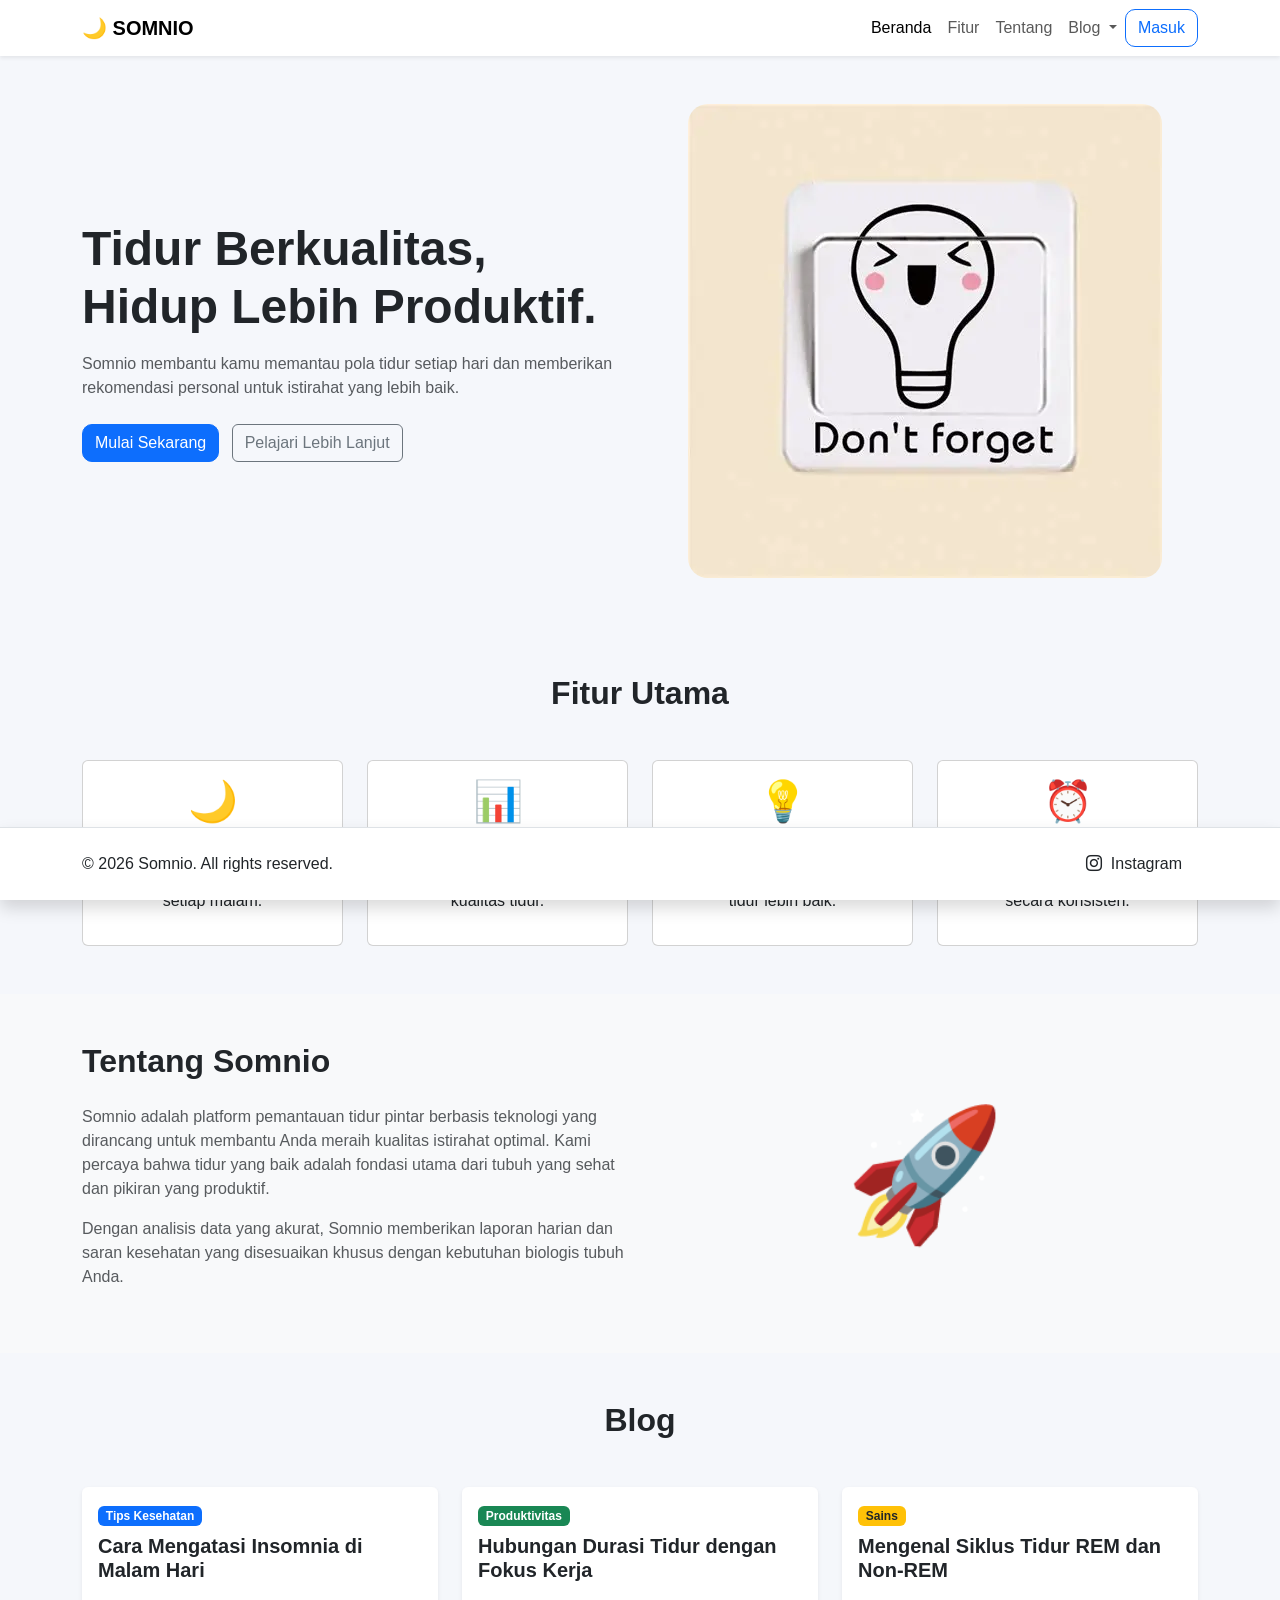
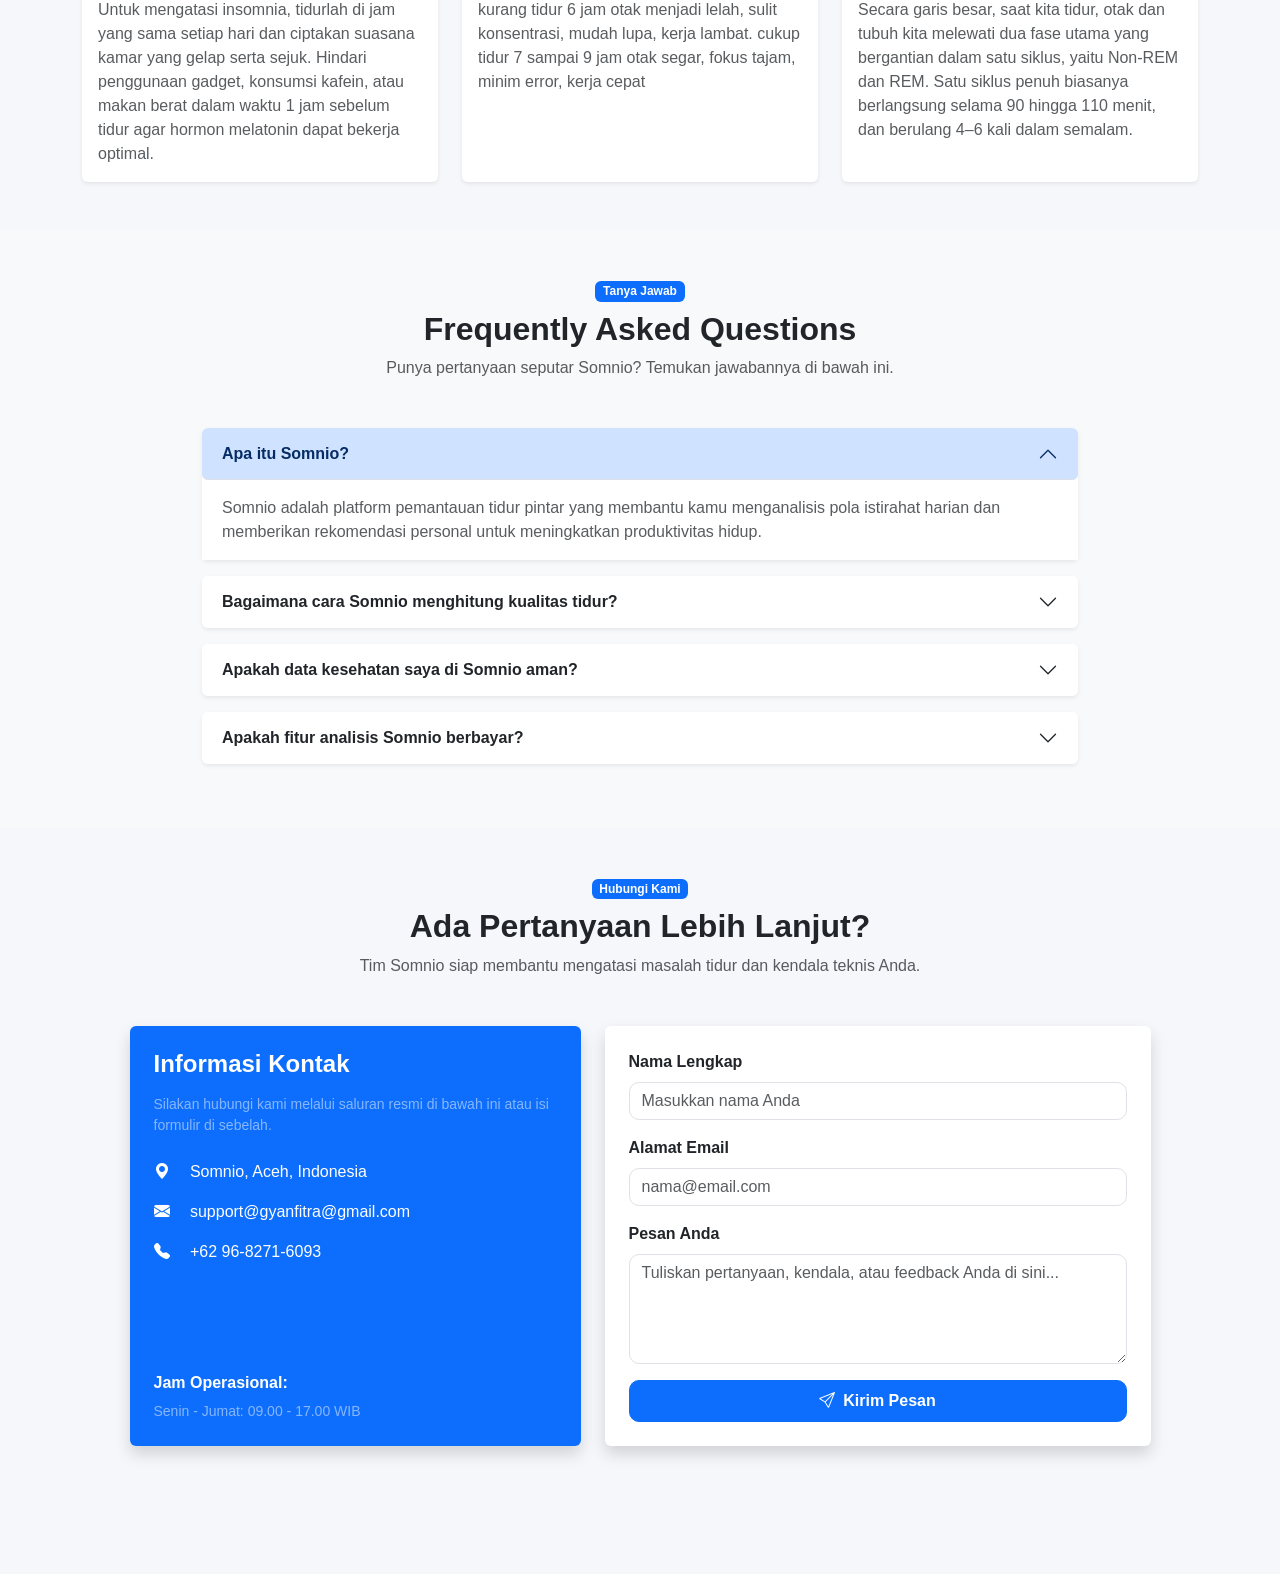
<file: index.html>
<!DOCTYPE html>
<html lang="id">

<head>
    <meta charset="UTF-8">
    <meta name="viewport" content="width=device-width, initial-scale=1.0">

    <title>Somnio - Smart Sleep Monitoring Platform</title>

    <link href="https://cdn.jsdelivr.net/npm/bootstrap@5.3.3/dist/css/bootstrap.min.css" rel="stylesheet">
    <link rel="stylesheet" href="https://cdn.jsdelivr.net/npm/bootstrap-icons@1.11.3/font/bootstrap-icons.min.css">
    <link rel="stylesheet" href="css/style.css">
    
    <style>
        html {
            scroll-behavior: smooth; /* Memberikan efek transisi halus saat berpindah antar section/bagian */
            /* Mengatur jarak stop scroll agar tidak tertutup sticky navbar */
            scroll-padding-top: 80px; 
        }
        body {
            padding-bottom: 80px; /* Memberikan ruang di bawah agar konten tidak tertutup oleh fixed-bottom footer */
        }
    </style>
</head>

<body>

    <nav class="navbar navbar-expand-lg navbar-light bg-white shadow-sm sticky-top">
        <div class="container">
            <a class="navbar-brand fw-bold" href="#">
                🌙 SOMNIO
            </a>

            <button class="navbar-toggler" type="button" data-bs-toggle="collapse" data-bs-target="#navbarSomnio">
                <span class="navbar-toggler-icon"></span>
            </button>

            <div class="collapse navbar-collapse" id="navbarSomnio">
                <ul class="navbar-nav ms-auto">
                    <li class="nav-item">
                        <a class="nav-link active" href="#">Beranda</a>
                    </li>
                    <li class="nav-item">
                        <a class="nav-link" href="#fitur">Fitur</a>
                    </li>
                    <li class="nav-item">
                        <a class="nav-link" href="#tentang">Tentang</a>
                    </li>
                    <li class="nav-item dropdown">
                        <a class="nav-link dropdown-toggle" href="#" id="navbarDropdownBlog" role="button" data-bs-toggle="dropdown" aria-expanded="false">
                            Blog
                        </a>
                        <ul class="dropdown-menu dropdown-menu-end" aria-labelledby="navbarDropdownBlog">
                            <li><a class="dropdown-item" href="#blog"><i class="bi bi-journal-text me-2"></i>Blog</a></li>
                            <li><a class="dropdown-item" href="#faq"><i class="bi bi-question-circle me-2"></i>FAQ</a></li>
                            <li><hr class="dropdown-divider"></li>
                            <li><a class="dropdown-item" href="#kontak"><i class="bi bi-envelope me-2"></i>Kontak</a></li>
                        </ul>
                    </li>
                </ul>

                <a href="login.html" class="btn btn-outline-primary">
                    Masuk
                </a>
            </div>
        </div>
    </nav>

    <section class="container py-5">
        <div class="row align-items-center">
            <div class="col-lg-6">
                <h1 class="fw-bold display-5">
                    Tidur Berkualitas,<br>Hidup Lebih Produktif.
                </h1>
                <p class="text-muted mt-3">
                    Somnio membantu kamu memantau pola tidur setiap hari dan memberikan rekomendasi personal untuk istirahat yang lebih baik.
                </p>
                <div class="mt-4">
                    <a href="login.html" class="btn btn-primary me-2">
                        Mulai Sekarang
                    </a>
                    <a href="#fitur" class="btn btn-outline-secondary">
                        Pelajari Lebih Lanjut
                    </a>
                </div>
            </div>

            <div class="col-lg-6 text-center">
                <img src="images/sleep-illustration.png" class="img-fluid hero-image" alt="Sleep Monitoring">
            </div>
        </div>
    </section>

    <section id="fitur" class="container py-5">
        <h2 class="text-center fw-bold mb-5">Fitur Utama</h2>
        <div class="row g-4">
            <div class="col-md-3">
                <div class="card h-100 feature-card">
                    <div class="card-body text-center">
                        <h1>🌙</h1>
                        <h5>Monitor Tidur</h5>
                        <p>Pantau durasi dan kualitas tidur setiap malam.</p>
                    </div>
                </div>
            </div>
            <div class="col-md-3">
                <div class="card h-100 feature-card">
                    <div class="card-body text-center">
                        <h1>📊</h1>
                        <h5>Analisis Statistik</h5>
                        <p>Lihat grafik perkembangan kualitas tidur.</p>
                    </div>
                </div>
            </div>
            <div class="col-md-3">
                <div class="card h-100 feature-card">
                    <div class="card-body text-center">
                        <h1>💡</h1>
                        <h5>Tips & Rekomendasi</h5>
                        <p>Dapatkan tips personal untuk tidur lebih baik.</p>
                    </div>
                </div>
            </div>
            <div class="col-md-3">
                <div class="card h-100 feature-card">
                    <div class="card-body text-center">
                        <h1>⏰</h1>
                        <h5>Pengingat Tidur</h5>
                        <p>Atur jadwal tidur dan bangun secara konsisten.</p>
                    </div>
                </div>
            </div>
        </div>
    </section>

    <section id="tentang" class="bg-light py-5">
        <div class="container">
            <div class="row align-items-center">
                <div class="col-md-6">
                    <h2 class="fw-bold mb-4">Tentang Somnio</h2>
                    <p class="text-muted">
                        Somnio adalah platform pemantauan tidur pintar berbasis teknologi yang dirancang untuk membantu Anda meraih kualitas istirahat optimal. Kami percaya bahwa tidur yang baik adalah fondasi utama dari tubuh yang sehat dan pikiran yang produktif.
                    </p>
                    <p class="text-muted">
                        Dengan analisis data yang akurat, Somnio memberikan laporan harian dan saran kesehatan yang disesuaikan khusus dengan kebutuhan biologis tubuh Anda.
                    </p>
                </div>
                <div class="col-md-6 text-center">
                    <span style="font-size: 8rem;">🚀</span>
                </div>
            </div>
        </div>
    </section>

    <section id="blog" class="container py-5">
        <h2 class="text-center fw-bold mb-5">Blog</h2>
        <div class="row g-4">
            <div class="col-md-4">
                <div class="card h-100 border-0 shadow-sm">
                    <div class="card-body">
                        <span class="badge bg-primary mb-2">Tips Kesehatan</span>
                        <h5 class="card-title fw-bold mb-3">Cara Mengatasi Insomnia di Malam Hari</h5>
                        <p class="card-text text-muted">Untuk mengatasi insomnia, tidurlah di jam yang sama setiap hari dan ciptakan suasana kamar yang gelap serta sejuk. Hindari penggunaan gadget, konsumsi kafein, atau makan berat dalam waktu 1 jam sebelum tidur agar hormon melatonin dapat bekerja optimal.</p>
                    </div>
                </div>
            </div>
            <div class="col-md-4">
                <div class="card h-100 border-0 shadow-sm">
                    <div class="card-body">
                        <span class="badge bg-success mb-2">Produktivitas</span>
                        <h5 class="card-title fw-bold mb-3">Hubungan Durasi Tidur dengan Fokus Kerja</h5>
                        <p class="card-text text-muted">kurang tidur 6 jam otak menjadi lelah, sulit konsentrasi, mudah lupa, kerja lambat. cukup tidur 7 sampai 9 jam otak segar, fokus tajam, minim error, kerja cepat</p>
                    </div>
                </div>
            </div>
            <div class="col-md-4">
                <div class="card h-100 border-0 shadow-sm">
                    <div class="card-body">
                        <span class="badge bg-warning text-dark mb-2">Sains</span>
                        <h5 class="card-title fw-bold mb-3">Mengenal Siklus Tidur REM dan Non-REM</h5>
                        <p class="card-text text-muted">Secara garis besar, saat kita tidur, otak dan tubuh kita melewati dua fase utama yang bergantian dalam satu siklus, yaitu Non-REM dan REM. Satu siklus penuh biasanya berlangsung selama 90 hingga 110 menit, dan berulang 4–6 kali dalam semalam.</p>
                    </div>
                </div>
            </div>
        </div>
    </section>

    <section id="faq" class="bg-light py-5">
        <div class="container" style="max-width: 900px;">
            <div class="text-center mb-5">
                <span class="badge bg-primary mb-2">Tanya Jawab</span>
                <h2 class="fw-bold">Frequently Asked Questions</h2>
                <p class="text-muted">Punya pertanyaan seputar Somnio? Temukan jawabannya di bawah ini.</p>
            </div>
            
            <div class="accordion" id="accordionFAQ">
                <div class="accordion-item border-0 shadow-sm mb-3 rounded">
                    <h2 class="accordion-header" id="headingOne">
                        <button class="accordion-button fw-bold rounded" type="button" data-bs-toggle="collapse" data-bs-target="#collapseOne" aria-expanded="true" aria-controls="collapseOne">
                            Apa itu Somnio?
                        </button>
                    </h2>
                    <div id="collapseOne" class="accordion-collapse collapse show" aria-labelledby="headingOne" data-bs-parent="#accordionFAQ">
                        <div class="accordion-body text-muted bg-white">
                            Somnio adalah platform pemantauan tidur pintar yang membantu kamu menganalisis pola istirahat harian dan memberikan rekomendasi personal untuk meningkatkan produktivitas hidup.
                        </div>
                    </div>
                </div>

                <div class="accordion-item border-0 shadow-sm mb-3 rounded">
                    <h2 class="accordion-header" id="headingTwo">
                        <button class="accordion-button collapsed fw-bold rounded" type="button" data-bs-toggle="collapse" data-bs-target="#collapseTwo" aria-expanded="false" aria-controls="collapseTwo">
                            Bagaimana cara Somnio menghitung kualitas tidur?
                        </button>
                    </h2>
                    <div id="collapseTwo" class="accordion-collapse collapse" aria-labelledby="headingTwo" data-bs-parent="#accordionFAQ">
                        <div class="accordion-body text-muted bg-white">
                            Melalui analisis durasi tidur, konsistensi jadwal bangun/tidur, serta tingkat gangguan malam hari yang dicatat secara manual atau via perangkat pintar.
                        </div>
                    </div>
                </div>

                <div class="accordion-item border-0 shadow-sm mb-3 rounded">
                    <h2 class="accordion-header" id="headingThree">
                        <button class="accordion-button collapsed fw-bold rounded" type="button" data-bs-toggle="collapse" data-bs-target="#collapseThree" aria-expanded="false" aria-controls="collapseThree">
                            Apakah data kesehatan saya di Somnio aman?
                        </button>
                    </h2>
                    <div id="collapseThree" class="accordion-collapse collapse" aria-labelledby="headingThree" data-bs-parent="#accordionFAQ">
                        <div class="accordion-body text-muted bg-white">
                            Sangat aman. Seluruh data privasi dan catatan tidur kamu dilindungi dengan enkripsi ketat dan tidak akan dibagikan ke pihak ketiga tanpa izin.
                        </div>
                    </div>
                </div>

                <div class="accordion-item border-0 shadow-sm mb-3 rounded">
                    <h2 class="accordion-header" id="headingFour">
                        <button class="accordion-button collapsed fw-bold rounded" type="button" data-bs-toggle="collapse" data-bs-target="#collapseFour" aria-expanded="false" aria-controls="collapseFour">
                           Apakah fitur analisis Somnio berbayar?
                        </button>
                    </h2>
                    <div id="collapseFour" class="accordion-collapse collapse" aria-labelledby="headingFour" data-bs-parent="#accordionFAQ">
                        <div class="accordion-body text-muted bg-white">
                            Fitur dasar seperti grafik statistik harian bisa diakses gratis.
                        </div>
                    </div>
                </div>
            </div>
        </div>
    </section>

    <section id="kontak" class="container py-5">
        <div class="text-center mb-5">
            <span class="badge bg-primary mb-2">Hubungi Kami</span>
            <h2 class="fw-bold">Ada Pertanyaan Lebih Lanjut?</h2>
            <p class="text-muted">Tim Somnio siap membantu mengatasi masalah tidur dan kendala teknis Anda.</p>
        </div>

        <div class="row g-4 justify-content-center">
            <div class="col-lg-5 col-md-6">
                <div class="bg-primary text-white p-4 rounded shadow h-100 d-flex flex-column justify-content-between">
                    <div>
                        <h4 class="fw-bold mb-3">Informasi Kontak</h4>
                        <p class="small text-white-50">Silakan hubungi kami melalui saluran resmi di bawah ini atau isi formulir di sebelah.</p>
                        
                        <div class="mt-4">
                            <p class="mb-3"><i class="bi bi-geo-alt-fill me-3"></i> Somnio, Aceh, Indonesia</p>
                            <p class="mb-3"><i class="bi bi-envelope-fill me-3"></i> support@gyanfitra@gmail.com</p>
                            <p class="mb-3"><i class="bi bi-telephone-fill me-3"></i> +62 96-8271-6093</p>
                        </div>
                    </div>

                    <div class="mt-4">
                        <h6 class="fw-bold mb-2">Jam Operasional:</h6>
                        <p class="small mb-0 text-white-50">Senin - Jumat: 09.00 - 17.00 WIB</p>
                    </div>
                </div>
            </div>

            <div class="col-lg-6 col-md-6">
                <div class="card border-0 shadow p-4 h-100">
                    <form>
                        <div class="mb-3">
                            <label for="nama" class="form-label fw-semibold">Nama Lengkap</label>
                            <input type="text" class="form-control" id="nama" placeholder="Masukkan nama Anda" required>
                        </div>
                        <div class="mb-3">
                            <label for="email" class="form-label fw-semibold">Alamat Email</label>
                            <input type="email" class="form-control" id="email" placeholder="nama@email.com" required>
                        </div>
                        <div class="mb-3">
                            <label for="pesan" class="form-label fw-semibold">Pesan Anda</label>
                            <textarea class="form-control" id="pesan" rows="4" placeholder="Tuliskan pertanyaan, kendala, atau feedback Anda di sini..." required></textarea>
                        </div>
                        <button type="submit" class="btn btn-primary w-100 py-2 fw-bold">
                            <i class="bi bi-send me-2"></i>Kirim Pesan
                        </button>
                    </form>
                </div>
            </div>
        </div>
    </section>

    <footer class="bg-white border-top py-4 fixed-bottom shadow">
        <div class="container d-flex justify-content-between align-items-center">
            <div>
                © 2026 Somnio. All rights reserved.
            </div>
            <div>
                <a href="https://instagram.com/yyananteng" target="_blank" class="text-dark text-decoration-none me-3">
                    <i class="bi bi-instagram me-1"></i> Instagram
                </a>
            </div>
        </div>
    </footer>

    <script src="https://cdn.jsdelivr.net/npm/bootstrap@5.3.3/dist/js/bootstrap.bundle.min.js"></script>
    <script src="js/script.js"></script>
</body>

</html>
</file>
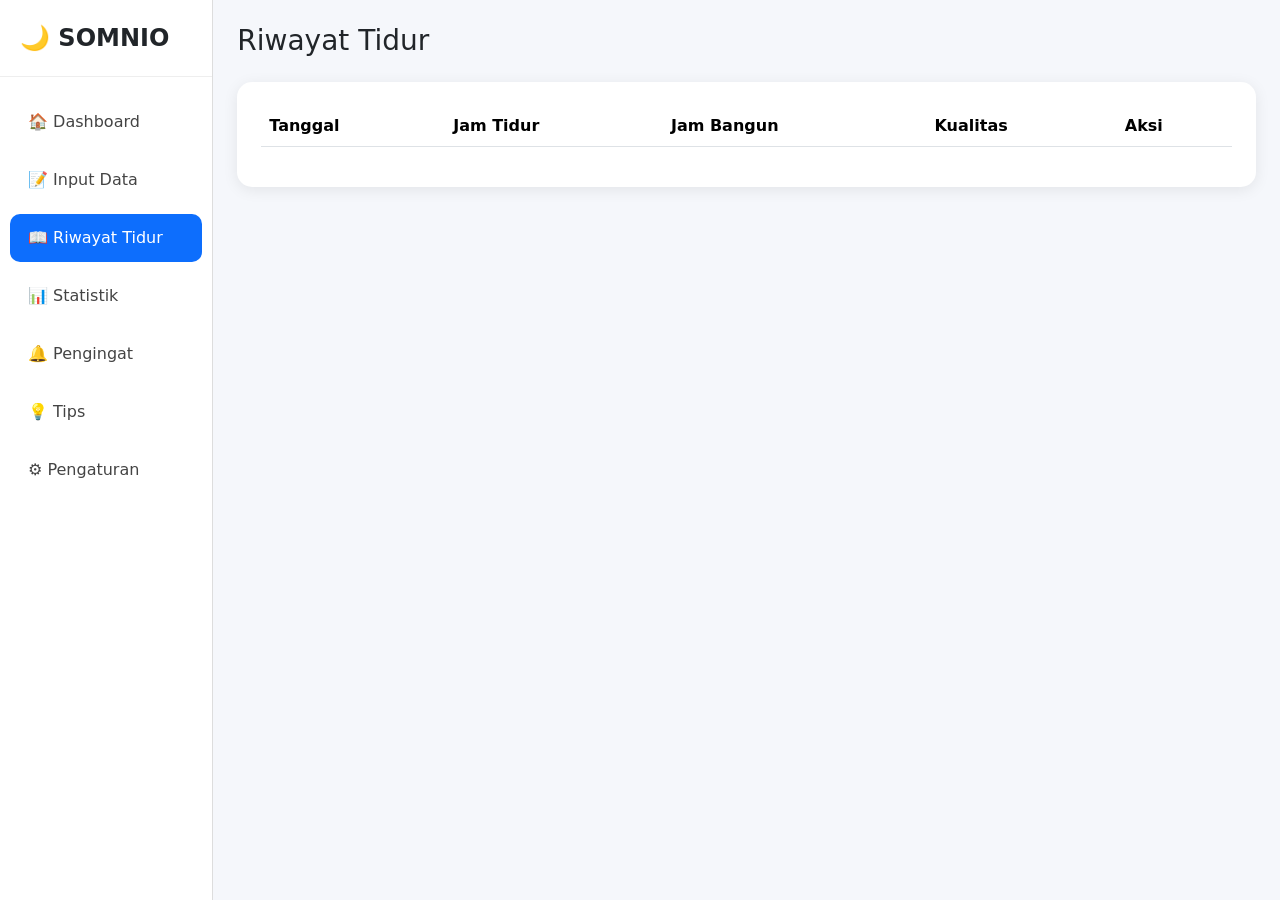
<file: history.html>
<!DOCTYPE html>
<html lang="id">

<head>

<meta charset="UTF-8">
<meta name="viewport" content="width=device-width, initial-scale=1.0">

<title>Riwayat Tidur - Somnio</title>
<link rel="stylesheet" href="css/style.css">

<link href="https://cdn.jsdelivr.net/npm/bootstrap@5.3.3/dist/css/bootstrap.min.css" rel="stylesheet">

<style>

body{
    background:#f5f7fb;
}

/* Pengaturan visual untuk kolom menu samping (Sidebar) */
.sidebar{
    min-height:100vh; /* Memastikan sidebar memenuhi tinggi layar penuh */
    background:white;
    border-right:1px solid #ddd;
}

.logo{
    font-size:24px;
    font-weight:bold;
    padding:20px;
    border-bottom:1px solid #eee;
}

/* Styling untuk link navigasi di dalam sidebar */
.sidebar .nav-link{
    color:#444;
    padding:12px 18px;
    margin:5px 10px;
    border-radius:10px;
}

/* Penanda visual untuk halaman navigasi yang sedang aktif */
.sidebar .active{
    background:#0d6efd;
    color:white !important;
}

/* Kotak putih latar belakang untuk tabel data */
.card-box{
    background:white;
    border:none;
    border-radius:15px;
    box-shadow:0 3px 15px rgba(0,0,0,.08);
}

</style>

</head>

<body>

<div class="container-fluid">

<div class="row">

<div class="col-lg-2 sidebar p-0">

<div class="logo">
🌙 SOMNIO
</div>

<ul class="nav flex-column mt-3">

<li>
<a class="nav-link" href="dashboard.html">
🏠 Dashboard
</a>
</li>

<li>
<a class="nav-link" href="sleep-form.html">
📝 Input Data
</a>
</li>

<li>
<a class="nav-link active" href="history.html">
📖 Riwayat Tidur
</a>
</li>

<li class="nav-item">
<a class="nav-link" href="statistics.html">
📊 Statistik
</a>
</li>

<li class="nav-item">
<a class="nav-link" href="reminder.html">
🔔 Pengingat
</a>
</li>

<li class="nav-item">
<a class="nav-link" href="tips.html">
💡 Tips
</a>
</li>

<li class="nav-item">
<a class="nav-link" href="settings.html">
⚙ Pengaturan
</a>
</li>

</ul>

</div>

<div class="col-lg-10 p-4">

<h3 class="mb-4">
Riwayat Tidur
</h3>

<div class="card card-box p-4">

<table class="table table-striped">

<thead>

<tr>

<th>Tanggal</th>
<th>Jam Tidur</th>
<th>Jam Bangun</th>
<th>Kualitas</th>
<th>Aksi</th>

</tr>

</thead>

<tbody id="tableBody">

</tbody>

</table>

</div>

</div>

</div>

</div>

<div
class="modal fade"
id="detailModal"
tabindex="-1">

<div class="modal-dialog">

<div class="modal-content">

<div class="modal-header">

<h5 class="modal-title">
Detail Tidur
</h5>

<button
class="btn-close"
data-bs-dismiss="modal">
</button>

</div>

<div class="modal-body">

<p>
<b>Tanggal:</b>
<span id="mTanggal"></span>
</p>

<p>
<b>Jam Tidur:</b>
<span id="mJamTidur"></span>
</p>

<p>
<b>Jam Bangun:</b>
<span id="mJamBangun"></span>
</p>

<p>
<b>Kualitas:</b>
<span id="mKualitas"></span>
%
</p>

<p>
<b>Catatan:</b>
<span id="mCatatan"></span>
</p>

</div>

</div>

</div>

</div>

<script src="https://cdn.jsdelivr.net/npm/bootstrap@5.3.3/dist/js/bootstrap.bundle.min.js"></script>

<script>

// Mengambil identitas user aktif untuk mengambil database lokal yang sesuai
const user =
localStorage.getItem("somnioUser");

// Mengambil array riwayat dari LocalStorage, jika belum ada setel sebagai array kosong []
let dataTidur =
JSON.parse(
localStorage.getItem(`sleepData_${user}`)
) || [];

const tbody =
document.getElementById("tableBody");

/* FUNGSI: MERENDER DATA TIDUR KE DALAM ELEMEN TABEL HTML */
function tampilkanData(){

// Membersihkan isi tabel terlebih dahulu agar tidak terjadi duplikasi data saat di-refresh
tbody.innerHTML = "";

// Melakukan perulangan untuk setiap baris data yang ada di dalam array riwayat
dataTidur.forEach((item,index)=>{

// Menyisipkan baris HTML baru secara dinamis ke dalam elemen <tbody>
tbody.innerHTML += `

<tr>

<td>${item.tanggal}</td>

<td>${item.jamTidur}</td>

<td>${item.jamBangun}</td>

<td>${item.kualitas}%</td>

<td>

<button
class="btn btn-primary btn-sm"
onclick="lihatData(${index})">

Lihat

</button>

<button
class="btn btn-danger btn-sm"
onclick="hapusData(${index})">

Hapus

</button>

</td>

</tr>

`;

});

}

/* FUNGSI: MEMBUKA MODAL DAN MENYUNTIKKAN DATA RINCIAN SESUAI INDEX */
function lihatData(index){

// Menangkap objek data tidur yang dipilih berdasarkan nomor index array-nya
const item = dataTidur[index];

// Mengisi konten teks element modal berdasarkan isi objek data riwayat tidur
document.getElementById("mTanggal")
.innerHTML = item.tanggal;

document.getElementById("mJamTidur")
.innerHTML = item.jamTidur;

document.getElementById("mJamBangun")
.innerHTML = item.jamBangun;

document.getElementById("mKualitas")
.innerHTML = item.kualitas;

document.getElementById("mCatatan")
.innerHTML = item.catatan;

// Melakukan instansiasi objek modal Bootstrap baru kemudian menampilkannya ke layar
new bootstrap.Modal(
document.getElementById("detailModal")
).show();

}

/* FUNGSI: MENGHAPUS DATA DARI ARRAY DAN MEMPERBARUI DATABASE LOKAL */
function hapusData(index){

// Memunculkan kotak konfirmasi sebelum proses penghapusan dilakukan
if(confirm("Hapus data ini?")){

// Menghapus data dari array berdasarkan index baris sebanyak 1 elemen
dataTidur.splice(index,1);

// Menyimpan kembali kondisi array terbaru ke LocalStorage dalam bentuk teks JSON
localStorage.setItem(
`sleepData_${user}`,
JSON.stringify(dataTidur)
);

// Memuat ulang tampilan tabel di halaman agar sesuai dengan perubahan data terbaru
tampilkanData();

}

}

// Memanggil fungsi tampilkanData secara otomatis saat halaman pertama kali dibuka
tampilkanData();

</script>
<script src="js/script.js"></script>

</body>
</html>
</file>
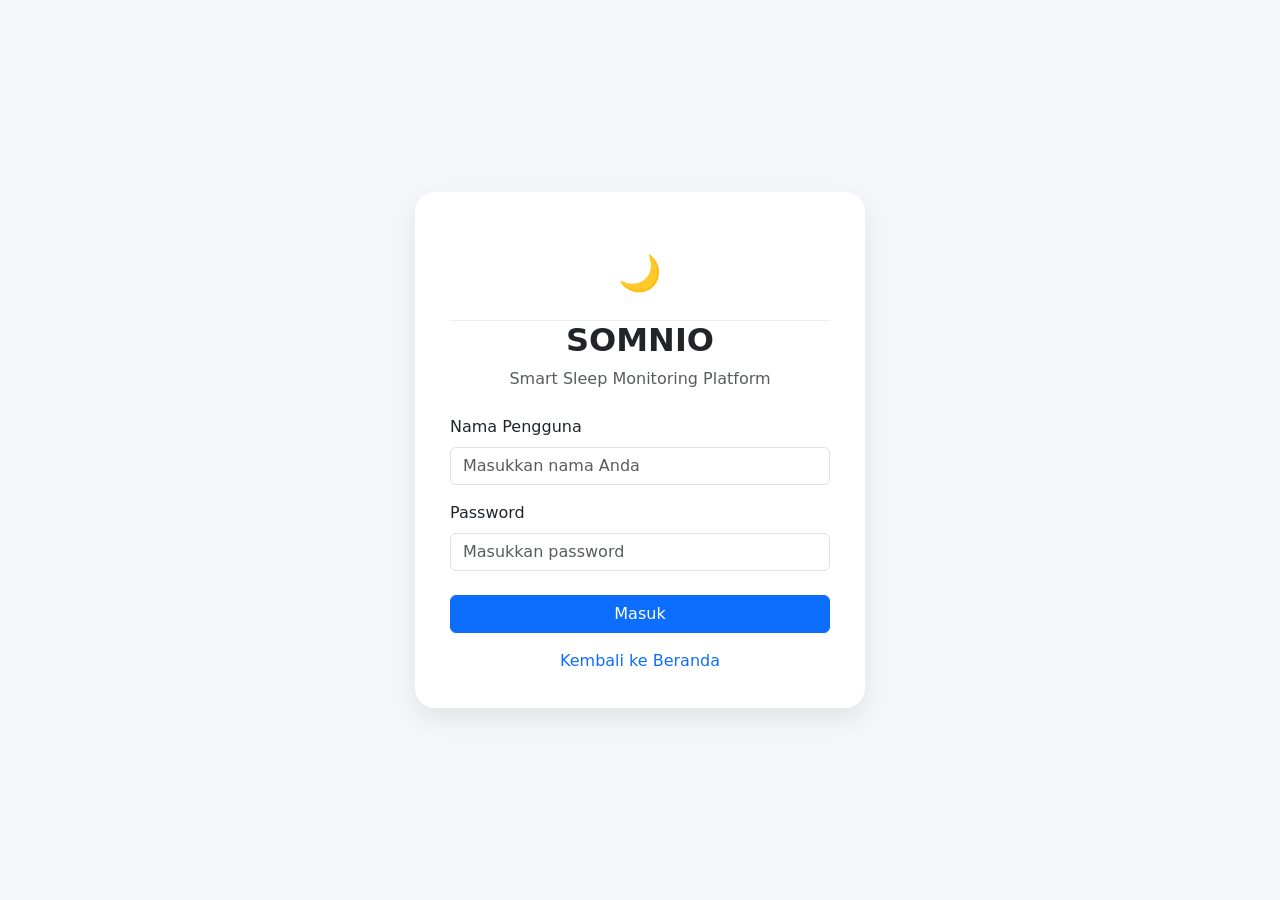
<file: login.html>
<!DOCTYPE html>
<html lang="id">

<head>
    <meta charset="UTF-8">
    <meta name="viewport" content="width=device-width, initial-scale=1.0">
    <title>Login - Somnio</title>

    <link rel="stylesheet" href="css/style.css">
    <link href="https://cdn.jsdelivr.net/npm/bootstrap@5.3.3/dist/css/bootstrap.min.css" rel="stylesheet">

    <style>
        body {
            background: #f4f6f9; /* Mengatur warna latar belakang halaman login */
            min-height: 100vh;   /* Memastikan tinggi body minimal setinggi layar penuh */
            display: flex;       /* Mengaktifkan flexbox untuk memposisikan komponen ke tengah */
            justify-content: center; /* Memposisikan objek secara horizontal di tengah */
            align-items: center;     /* Memposisikan objek secara vertikal di tengah */
        }

        .login-card {
            width: 450px;           /* Mengunci lebar kartu login */
            background: white;       /* Warna latar belakang kartu login */
            border-radius: 20px;     /* Membuat sudut kartu login melengkung halus */
            padding: 35px;           /* Memberikan ruang dalam di sekeliling konten kartu */
            box-shadow: 0 10px 25px rgba(0, 0, 0, .08); /* Memberikan efek bayangan lembut di bawah kartu */
        }

        .logo {
            font-size: 35px; /* Mengatur ukuran teks atau emoji logo */
        }
    </style>
</head>

<body>

    <div class="login-card">
        <div class="text-center mb-4">
            <div class="logo">🌙</div>
            <h2 class="fw-bold">SOMNIO</h2>
            <p class="text-muted">Smart Sleep Monitoring Platform</p>
        </div>

        <form id="loginForm">
            <div class="mb-3">
                <label class="form-label" for="username">Nama Pengguna</label>
                <input type="text" id="username" class="form-control" placeholder="Masukkan nama Anda" required>
            </div>

            <div class="mb-4">
                <label class="form-label" for="password">Password</label>
                <input type="password" id="password" class="form-control" placeholder="Masukkan password" required>
            </div>

            <button type="submit" class="btn btn-primary w-100">Masuk</button>
        </form>

        <div class="text-center mt-3">
            <a href="index.html" class="text-decoration-none"> Kembali ke Beranda</a>
        </div>
    </div>

    <script>
        // Mencegah form agar tidak melakukan reload halaman saat dikirim (submit)
        document.getElementById("loginForm").addEventListener("submit", function(e) {
            e.preventDefault();

            // Mengambil nilai input dari form login
            const username = document.getElementById("username").value;
            const password = document.getElementById("password").value;

            // Validasi string untuk memastikan input Nama tidak kosong/hanya spasi
            if (username.trim() === "") {
                alert("Nama tidak boleh kosong");
                return;
            }

            // Validasi string untuk memastikan input Password tidak kosong/hanya spasi
            if (password.trim() === "") {
                alert("Password tidak boleh kosong");
                return;
            }

            // Menyimpan nama pengguna ke dalam session penyimpanan lokal browser (Web Storage)
            localStorage.setItem("somnioUser", username);
            // Mengalihkan pengguna secara otomatis ke halaman dashboard utama
            window.location.href = "dashboard.html";
        });
    </script>
    <script src="js/script.js"></script>

</body>
</html>
</file>
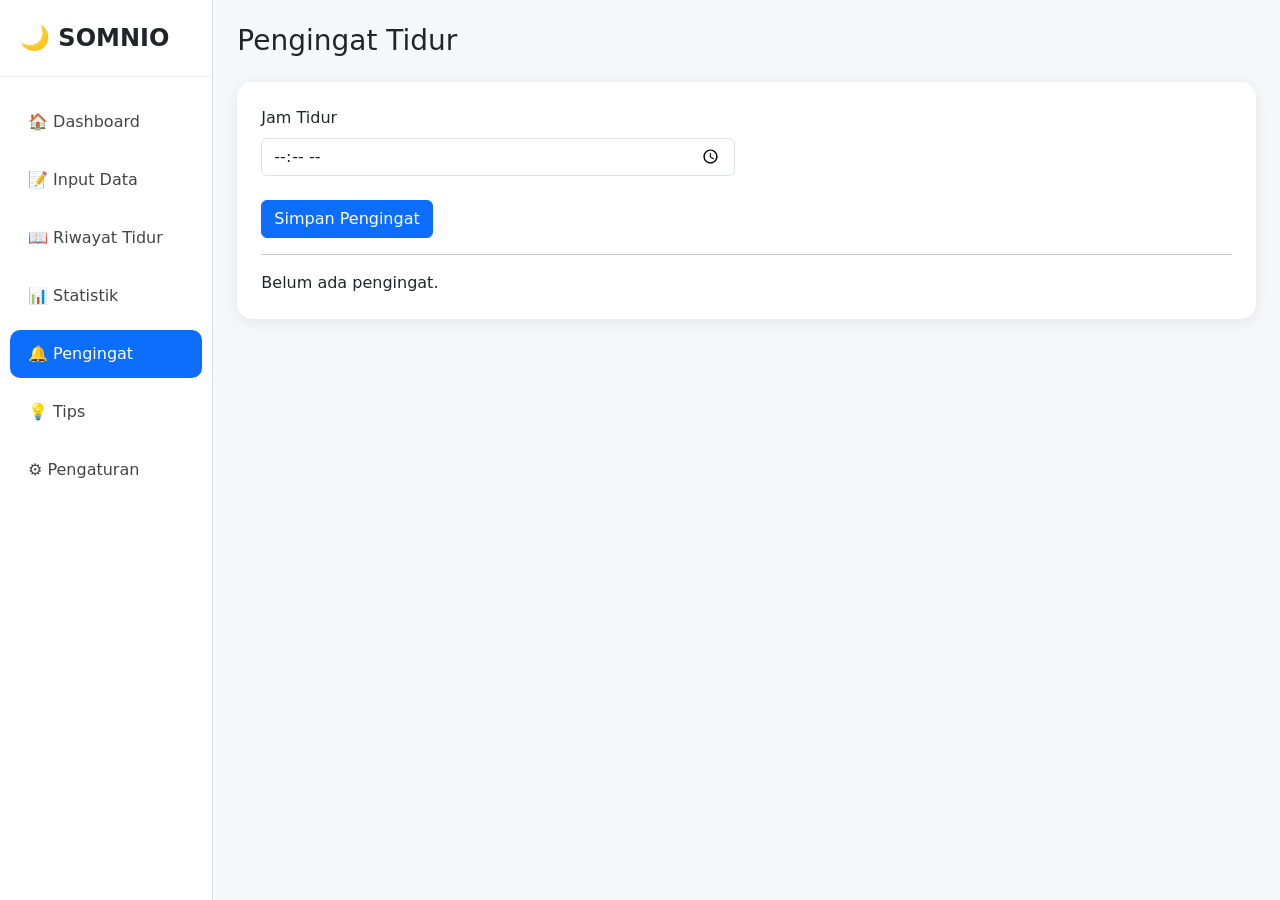
<file: reminder.html>
<!DOCTYPE html>
<html lang="id">

<head>

<meta charset="UTF-8">
<meta name="viewport" content="width=device-width, initial-scale=1.0">

<title>Pengingat Tidur - Somnio</title>
<link rel="stylesheet" href="css/style.css">

<link href="https://cdn.jsdelivr.net/npm/bootstrap@5.3.3/dist/css/bootstrap.min.css" rel="stylesheet">

<style>

body{
    background:#f5f7fb; /* Mengatur warna latar belakang halaman dashboard */
}

/* Mengatur tata letak dan pembatas komponen sidebar di sebelah kiri */
.sidebar{
    min-height:100vh;
    background:white;
    border-right:1px solid #ddd;
}

/* Mengatur tampilan komponen logo aplikasi di dalam sidebar */
.logo{
    font-size:24px;
    font-weight:bold;
    padding:20px;
    border-bottom:1px solid #eee;
}

/* Mengatur gaya menu link navigasi di dalam komponen sidebar */
.sidebar .nav-link{
    color:#444;
    padding:12px 18px;
    margin:5px 10px;
    border-radius:10px;
}

/* Memberikan warna latar belakang penanda biru pada menu navigasi yang sedang aktif */
.sidebar .active{
    background:#0d6efd;
    color:white !important;
}

/* Mengatur bentuk visual kartu penampung konten (box-panel) */
.card-box{
    background:white;
    border:none;
    border-radius:15px;
    box-shadow:0 3px 15px rgba(0,0,0,.08); /* Memberikan bayangan halus di sekeliling kartu */
}

</style>

</head>

<body>

<div class="container-fluid">

<div class="row">

<div class="col-lg-2 sidebar p-0">

<div class="logo">
🌙 SOMNIO
</div>

<ul class="nav flex-column mt-3">

<li>
<a class="nav-link" href="dashboard.html">
🏠 Dashboard
</a>
</li>

<li>
<a class="nav-link" href="sleep-form.html">
📝 Input Data
</a>
</li>

<li>
<a class="nav-link" href="history.html">
📖 Riwayat Tidur
</a>
</li>

<li>
<a class="nav-link" href="statistics.html">
📊 Statistik
</a>
</li>

<li>
<a class="nav-link active" href="reminder.html">
🔔 Pengingat
</a>
</li>

<li class="nav-item">
<a class="nav-link" href="tips.html">
💡 Tips
</a>
</li>

<li class="nav-item">
<a class="nav-link" href="settings.html">
⚙ Pengaturan
</a>
</li>

</ul>

</div>

<div class="col-lg-10 p-4">

<h3 class="mb-4">
Pengingat Tidur
</h3>

<div class="card card-box p-4">

<form id="reminderForm">

<div class="row">

<div class="col-md-6">

<label class="form-label">
Jam Tidur
</label>

<input
type="time"
id="sleepTime"
class="form-control"
required>

</div>

</div>

<button
type="submit"
class="btn btn-primary mt-4">

Simpan Pengingat

</button>

</form>

<hr>

<div id="savedReminder">

Belum ada pengingat.

</div>

</div>

</div>

</div>

</div>

<script>

// Mengambil nama user aktif dari memori lokal browser
const user =
localStorage.getItem("somnioUser");

// Memuat data objek konfigurasi pengingat spesifik milik user tersebut jika ada
const reminder =
JSON.parse(
localStorage.getItem(`reminder_${user}`)
);

// Kondisional: Jika data pengingat ditemukan, cetak ke dalam wadah status pengingat
if(reminder){

document.getElementById("savedReminder")
.innerHTML =

`
<h5>Pengingat Aktif</h5>

<p>
Jam Tidur :
<b>${reminder.sleepTime}</b>
</p>
`;

}

// Event Listener: Mengontrol proses saat tombol simpan ditekan oleh user
document.getElementById("reminderForm")
.addEventListener("submit",function(e){

e.preventDefault(); // Menghentikan perilaku bawaan reload otomatis halaman web

// Membungkus nilai input jam ke dalam satu kesatuan objek data
const data = {

sleepTime:
document.getElementById("sleepTime").value

};

// Menyimpan atau menimpa konfigurasi objek pengingat ke dalam Web Storage browser
localStorage.setItem(
`reminder_${user}`,
JSON.stringify(data)
);

// Memberikan notifikasi pesan pop-up sukses kepada pengguna
alert(
"Pengingat berhasil disimpan"
);

// Melakukan penyegaran halaman untuk memperbarui status cetakan teks pengingat aktif terbaru
location.reload();

});

</script>
<script src="js/script.js"></script>

</body>
</html>
</file>
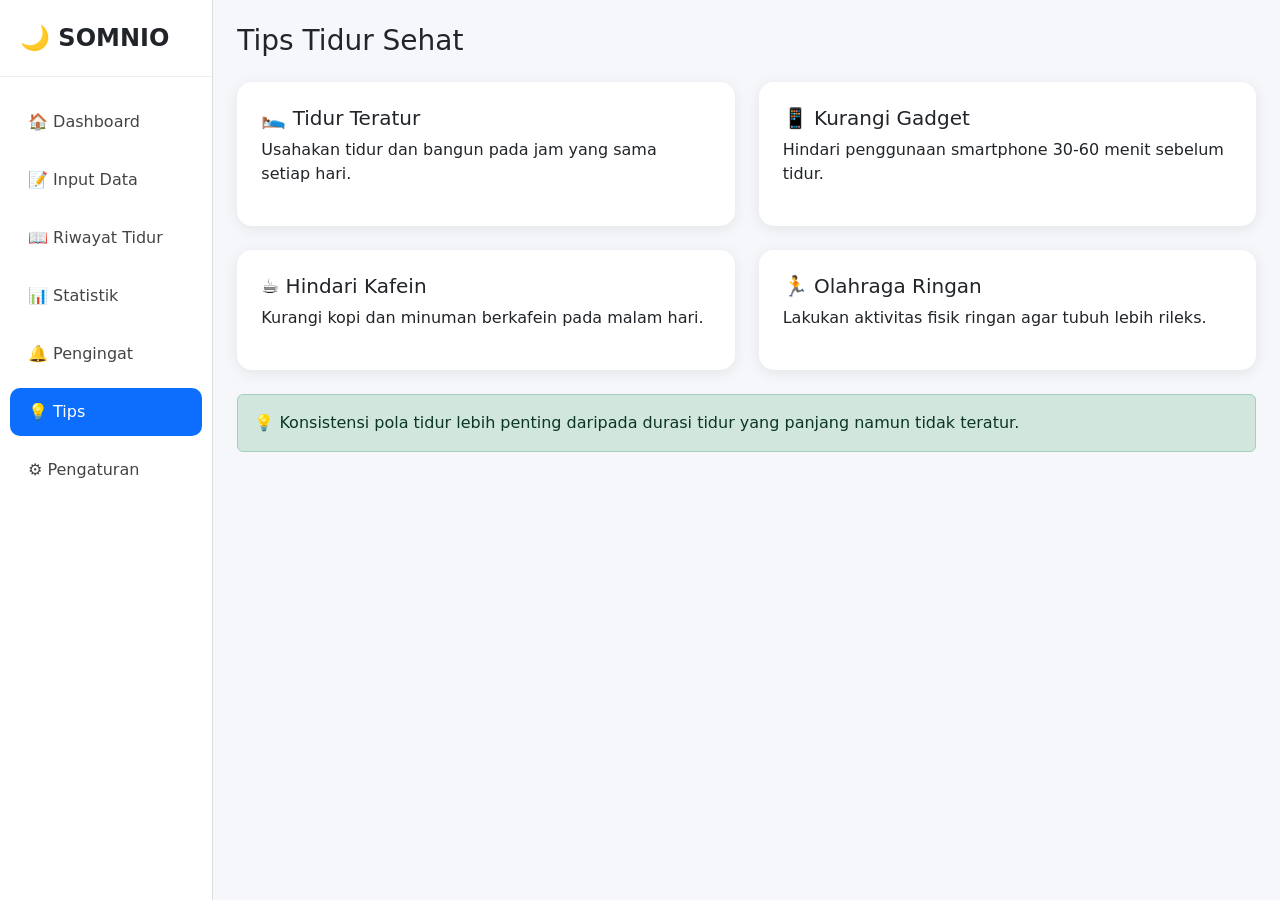
<file: tips.html>
<!DOCTYPE html>
<html lang="id">

<head>

<meta charset="UTF-8">
<meta name="viewport" content="width=device-width, initial-scale=1.0">

<title>Tips Tidur - Somnio</title>
<link rel="stylesheet" href="css/style.css">

<link href="https://cdn.jsdelivr.net/npm/bootstrap@5.3.3/dist/css/bootstrap.min.css" rel="stylesheet">

<style>

body{
    background:#f5f7fb; /* Mengatur warna latar belakang halaman dashboard */
}

/* Mengatur tata letak dan pembatas komponen sidebar di sebelah kiri */
.sidebar{
    min-height:100vh;
    background:white;
    border-right:1px solid #ddd;
}

/* Mengatur tampilan komponen logo aplikasi di dalam sidebar */
.logo{
    font-size:24px;
    font-weight:bold;
    padding:20px;
    border-bottom:1px solid #eee;
}

/* Mengatur gaya menu link navigasi di dalam komponen sidebar */
.sidebar .nav-link{
    color:#444;
    padding:12px 18px;
    margin:5px 10px;
    border-radius:10px;
}

/* Memberikan warna latar belakang penanda biru pada menu navigasi yang sedang aktif */
.sidebar .active{
    background:#0d6efd;
    color:white !important;
}

/* Mengatur bentuk visual kartu penampung konten edukasi (box-panel) */
.card-box{
    background:white;
    border:none;
    border-radius:15px;
    box-shadow:0 3px 15px rgba(0,0,0,.08); /* Memberikan bayangan halus di sekeliling kartu */
}

</style>

</head>

<body>

<div class="container-fluid">

<div class="row">

<div class="col-lg-2 sidebar p-0">

<div class="logo">
🌙 SOMNIO
</div>

<ul class="nav flex-column mt-3">

<li><a class="nav-link" href="dashboard.html">🏠 Dashboard</a></li>

<li><a class="nav-link" href="sleep-form.html">📝 Input Data</a></li>

<li><a class="nav-link" href="history.html">📖 Riwayat Tidur</a></li>

<li><a class="nav-link" href="statistics.html">📊 Statistik</a></li>

<li><a class="nav-link" href="reminder.html">🔔 Pengingat</a></li>

<li><a class="nav-link active" href="tips.html">💡 Tips</a></li>

<li><a class="nav-link" href="settings.html">⚙ Pengaturan</a></li>

</ul>

</div>

<div class="col-lg-10 p-4">

<h3 class="mb-4">
Tips Tidur Sehat
</h3>

<div class="row">

<div class="col-md-6 mb-4">

<div class="card card-box p-4">

<h5>🛌 Tidur Teratur</h5>

<p>
Usahakan tidur dan bangun pada jam yang sama setiap hari.
</p>

</div>

</div>

<div class="col-md-6 mb-4">

<div class="card card-box p-4">

<h5>📱 Kurangi Gadget</h5>

<p>
Hindari penggunaan smartphone 30-60 menit sebelum tidur.
</p>

</div>

</div>

<div class="col-md-6 mb-4">

<div class="card card-box p-4">

<h5>☕ Hindari Kafein</h5>

<p>
Kurangi kopi dan minuman berkafein pada malam hari.
</p>

</div>

</div>

<div class="col-md-6 mb-4">

<div class="card card-box p-4">

<h5>🏃 Olahraga Ringan</h5>

<p>
Lakukan aktivitas fisik ringan agar tubuh lebih rileks.
</p>

</div>

</div>

<div class="col-md-12">

<div class="alert alert-success">

💡 Konsistensi pola tidur lebih penting daripada durasi tidur yang panjang namun tidak teratur.

</div>

</div>

</div>

</div>

</div>

</div>
<script src="js/script.js"></script>
</body>
</html>
</file>
<file: css/style.css>
/* =========================
   SOMNIO GLOBAL STYLE
========================= */

body{
    background:#f5f7fb;
    font-family:'Segoe UI',sans-serif;
}

/* =========================
   SIDEBAR
========================= */

.sidebar{
    min-height:100vh;
    background:#ffffff;
    border-right:1px solid #e5e7eb;
}

.logo{
    font-size:24px;
    font-weight:bold;
    padding:20px;
    border-bottom:1px solid #eee;
}

.sidebar .nav-link{
    color:#444;
    padding:12px 18px;
    margin:5px 10px;
    border-radius:10px;
    transition:.3s;
}

.sidebar .nav-link:hover{
    background:#eef4ff;
}

.sidebar .active{
    background:#0d6efd;
    color:white !important;
}

/* =========================
   CARD
========================= */

.card-box,
.stat-card,
.panel{

    background:white;
    border:none;

    border-radius:15px;

    box-shadow:
    0 3px 15px
    rgba(0,0,0,.08);

}

/* =========================
   TOPBAR
========================= */

.topbar{

    background:white;

    border-bottom:
    1px solid #ddd;

    padding:15px 25px;

}

/* =========================
   BUTTON
========================= */

.btn-primary{

    border-radius:10px;

}

.btn-outline-primary{

    border-radius:10px;

}

/* =========================
   FORM
========================= */

.form-control,
.form-select{

    border-radius:10px;

}

/* =========================
   TABLE
========================= */

.table{

    vertical-align:middle;

}

/* =========================
   DASHBOARD
========================= */

.badge-box{

    padding:8px 14px;

    border-radius:20px;

}

/* =========================
   LOGIN
========================= */

.login-card{

    width:450px;

    background:white;

    border-radius:20px;

    padding:35px;

    box-shadow:
    0 10px 25px
    rgba(0,0,0,.08);

}

/* =========================
   HERO
========================= */

.hero-image{

    border-radius:20px;

}

.feature-card{

    transition:.3s;

}

.feature-card:hover{

    transform:
    translateY(-5px);

}

/* =========================
   RESPONSIVE
========================= */

@media(max-width:768px){

.sidebar{

    min-height:auto;

}

.logo{

    text-align:center;

}

}
</file>
